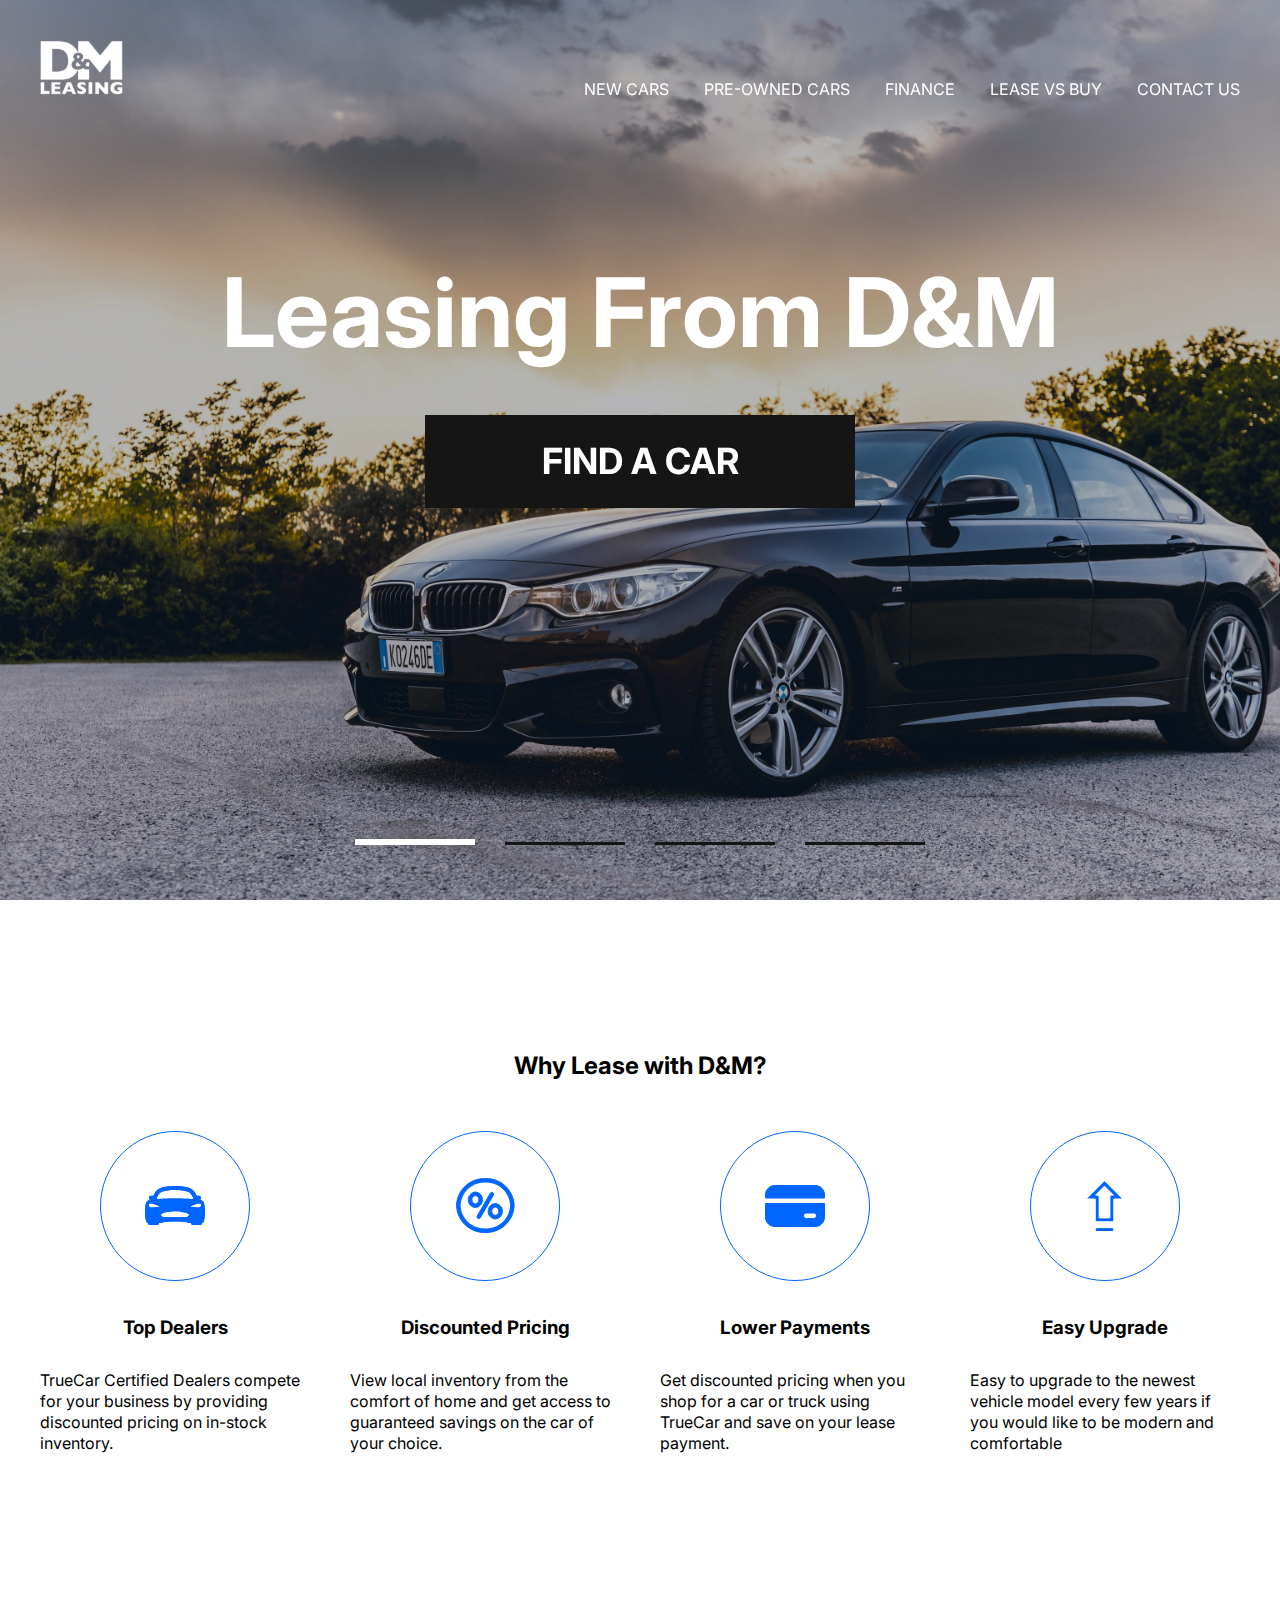
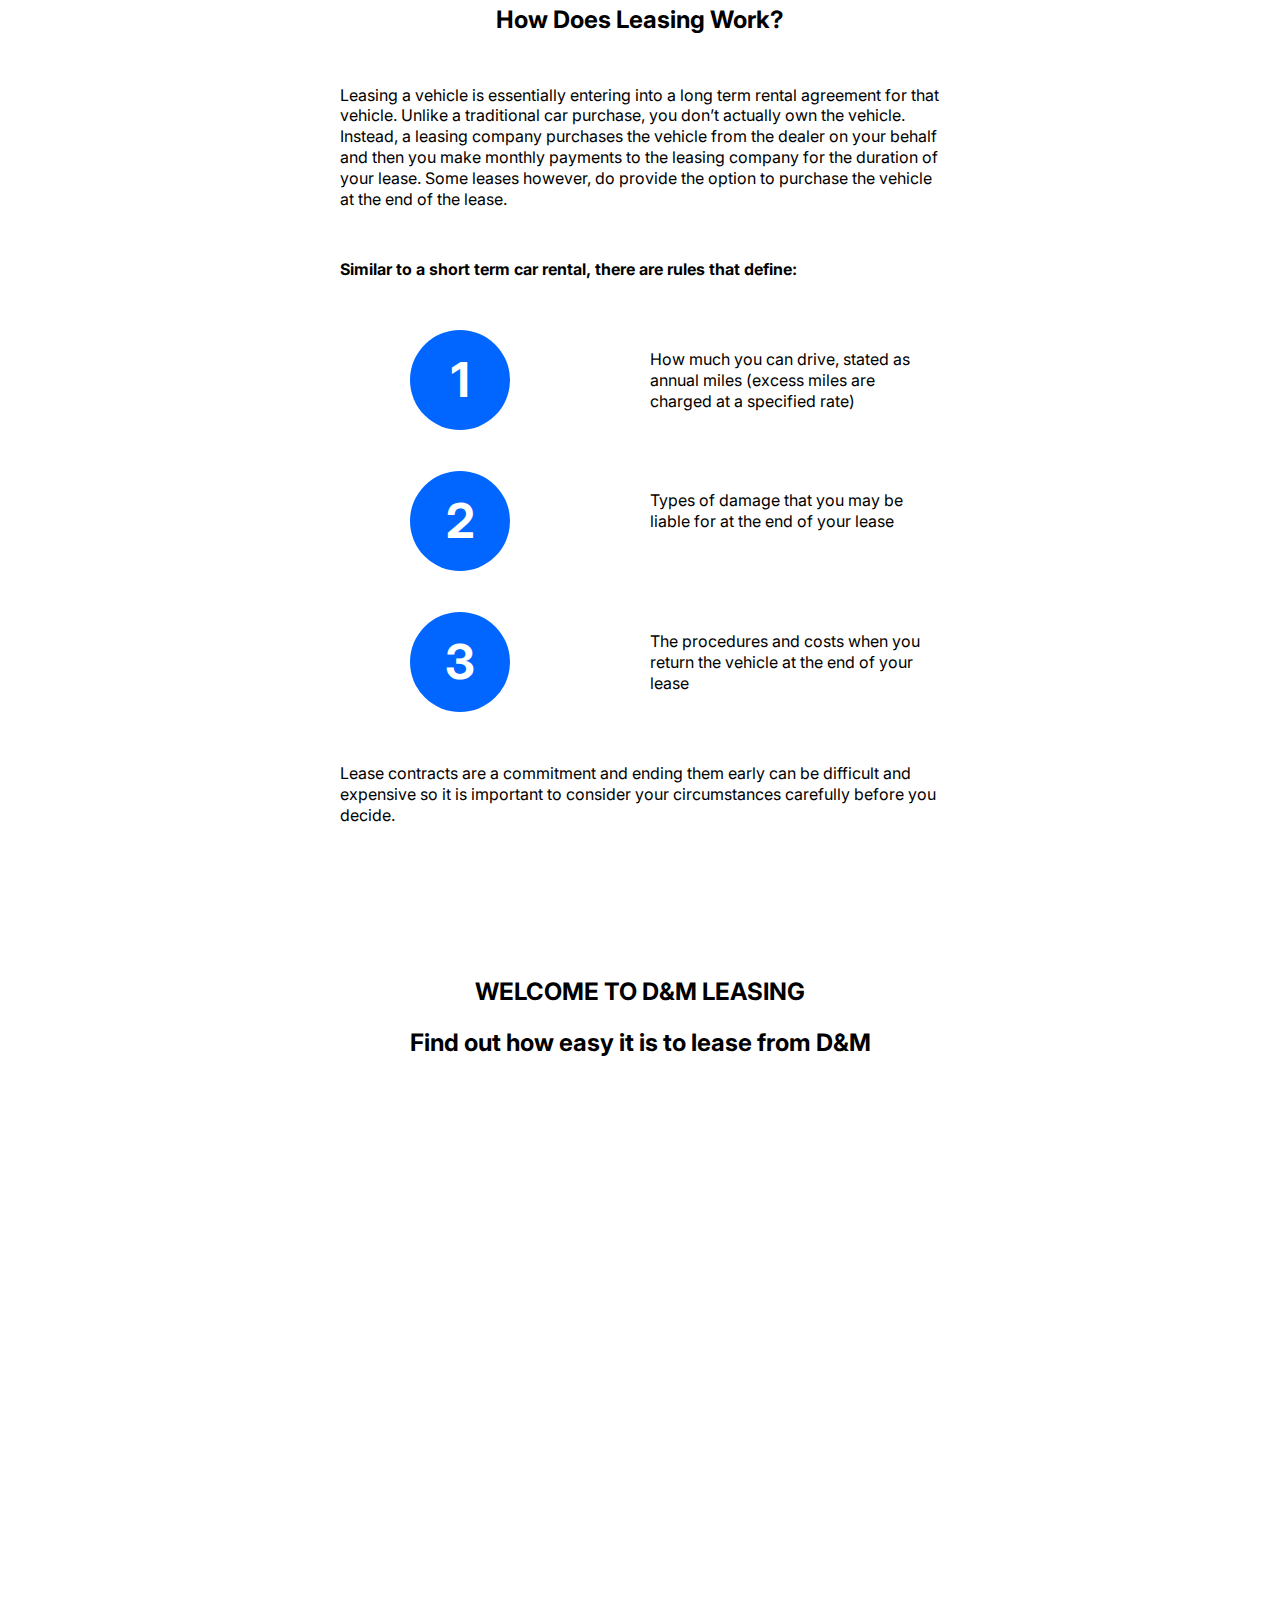
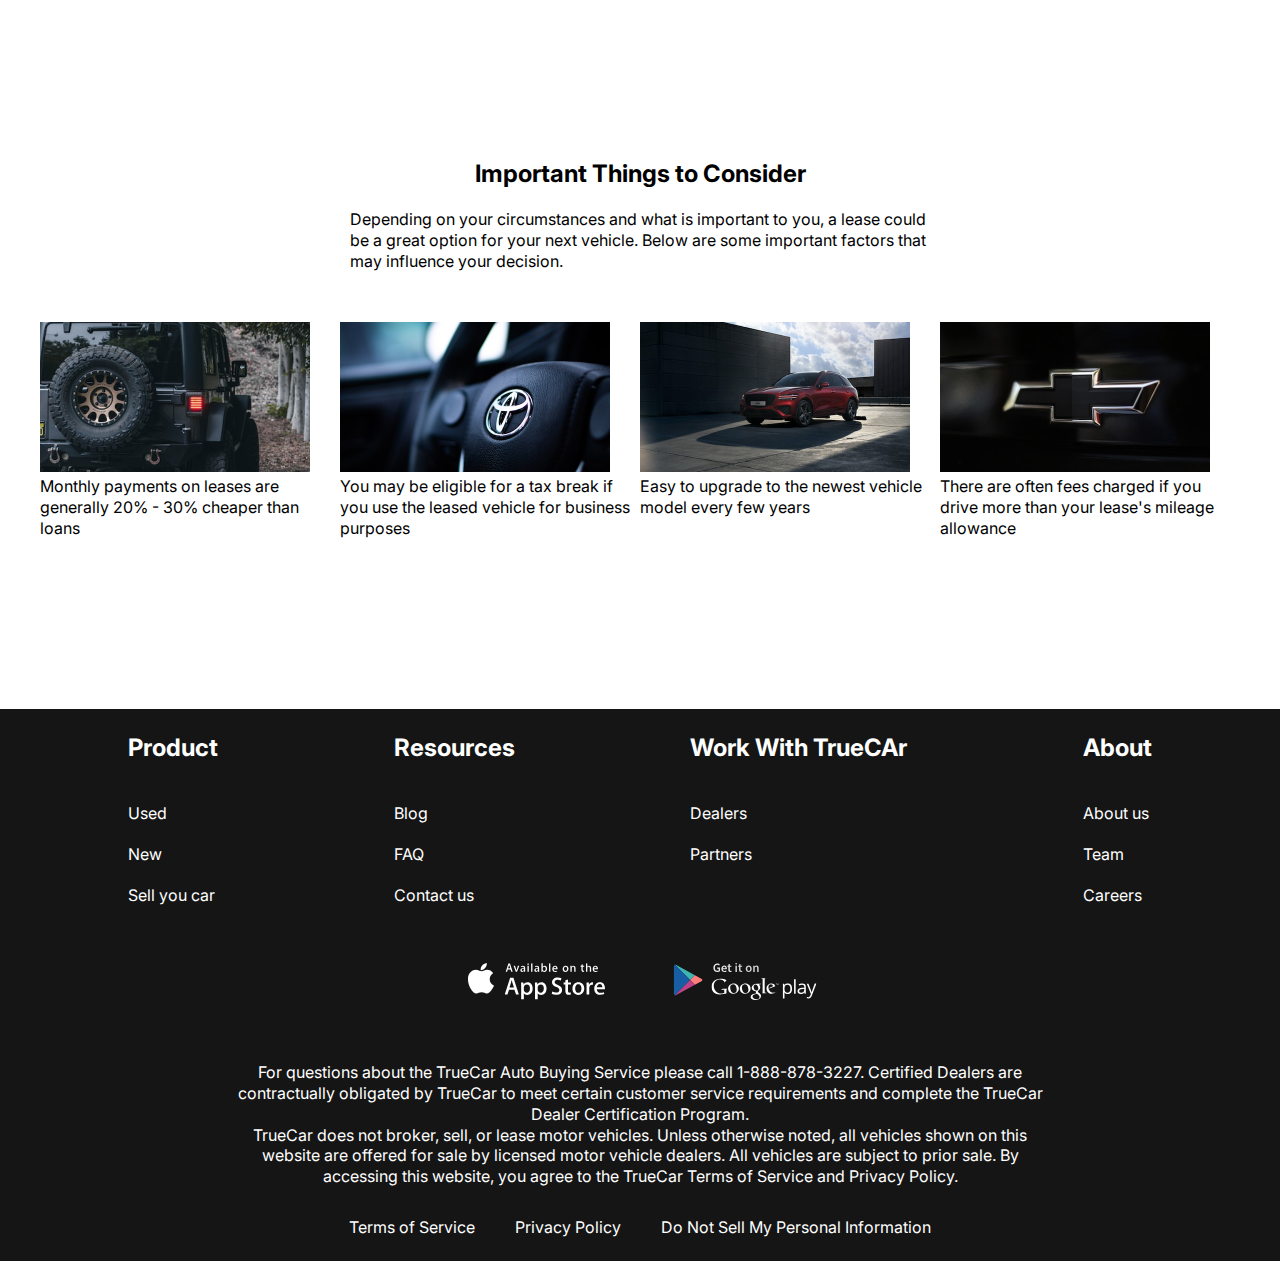
<file: index.html>
<!DOCTYPE html>
<html lang="en">
<head>
  <meta charset="UTF-8">
  <meta name="viewport" content="width-device-width,
  initial-scale=1.0">
  <title>Lease cars</title>
  <link rel="preconnect" href="https://fonts.googleapis.com">
<link rel="preconnect" href="https://fonts.gstatic.com" crossorigin>
<link href="https://fonts.googleapis.com/css2?family=Inter:wght@400;700&display=swap" rel="stylesheet">
<link
  rel="stylesheet"
  href="https://cdn.jsdelivr.net/npm/swiper@9/swiper-bundle.min.css"
/>
<link rel="stylesheet" href="css/style.css">
</head>
<body>
<div class="wrapper">
  <!-- HEADER -->
  <header class="header header-main">
    <div class="container">
      <div class="header__inner">
        <a href="./index.html" class="logo">
          <img class="logo__img" src="./img/dm-white.svg" alt="">
        </a>
        <nav class="menu">
          <button class="menu__btn">
            <span></span>
            <span></span>
            <span></span>
          </button>
          <ul class="menu__list">
            <li class="menu__list-item">
              <a href="./new-cars.html" class="menu__list-link">NEW CARS</a></li>
            <li class="menu__list-item">
              <a href="#" class="menu__list-link">PRE-OWNED CARS</a></li>
            <li class="menu__list-item">
              <a href="#" class="menu__list-link">FINANCE</a></li>
            <li class="menu__list-item">
              <a href="#" class="menu__list-link">LEASE VS BUY</a></li>
            <li class="menu__list-item">
              <a href="./contacts.html" class="menu__list-link">CONTACT US</a></li>
          </ul>
        </nav>
      </div>
    </div>
  </header>
  <main class="main">
    <!-- TOP -->
  <section class="top">
    <div class="container">
      <h1 class="title">
        Leasing From D&M
      </h1>
      <a href="#" class="top__link">FIND A CAR</a>
    </div>
  </section>
  <!-- SLIDER -->
  <div class="slider">
    <div class="swiper">
      <div class="swiper-wrapper">
        <div class="swiper-slide" style="background-image: url(img/slide-1.jpg);"></div>
        <div class="swiper-slide" style="background-image: url(img/slide-2.jpg);"></div>
        <div class="swiper-slide" style="background-image: url(img/slide-3.jpg);"></div>
        <div class="swiper-slide" style="background-image: url(img/slide-4.jpg);"></div>
      </div>
    <div class="swiper-pagination"></div>
    </div>
    <!-- WHU LEASE -->
    <section class="why-lease">
      <div class="container">
        <h2 class="section-title">Why Lease with D&M?</h2>
        <ul class="why-lease__list">
          <li class="why-lease__item">
            <img class="why-lease__item-img" src="./img/Dealers.svg" alt="">
            <h3 class="why-lease__item-title">
            Top Dealers
            </h3>
            <p class="why-lease__item-text">
            TrueCar Certified Dealers compete for your business by providing discounted pricing on in-stock inventory.
            </p>
          </li>
          <li class="why-lease__item">
            <img class="why-lease__item-img" src="./img/discounted.svg" alt="">
            <h3 class="why-lease__item-title">
            Discounted Pricing
            </h3>
            <p class="why-lease__item-text">
            View local inventory from the comfort of home and get access to guaranteed savings on the car of your choice.
            </p>
          </li>
          <li class="why-lease__item">
            <img class="why-lease__item-img" src="./img/payments.svg" alt="">
            <h3 class="why-lease__item-title">
            Lower Payments
            </h3>
            <p class="why-lease__item-text">
            Get discounted pricing when you shop for a car or truck using TrueCar and save on your lease payment.
            </p>
          </li>
          <li class="why-lease__item">
            <img class="why-lease__item-img" src="./img/upgrade.svg" alt="">
            <h3 class="why-lease__item-title">
            Easy Upgrade
            </h3>
            <p class="why-lease__item-text">
            Easy to upgrade to the newest vehicle model every few years if you would like to be modern and comfortable
            </p>
          </li>
        </ul>
      </div>
    </section>
    <!-- HOW-DOES -->
    <section class="how-does">
      <div class="container">
        <div class="how-does__inner">
          <h2 class="section-title">How Does Leasing Work?</h2>
          <p class="how-does__text">
            Leasing a vehicle is essentially entering into a long term rental agreement for that vehicle. Unlike a traditional car purchase, you don’t actually own the vehicle. Instead, a leasing company purchases the vehicle from the dealer on your behalf and then you make monthly payments to the leasing company for the duration of your lease. Some leases however, do provide the option to purchase the vehicle at the end of the lease.
          </p>
          <h4 class="how-does__title">
            Similar to a short term car rental, there are rules that define:
          </h4>
          <ol class="how-does__list">
            <li class="how-does__item">
              How much you can drive, stated as annual miles (excess miles are charged at a specified rate)
            </li>
            <li class="how-does__item">
              Types of damage that you may be liable for at the end of your lease
            </li>
            <li class="how-does__item">
              The procedures and costs when you return the vehicle at the end of your lease
            </li>
          </ol>
          <p class="how-does__text">
          Lease contracts are a commitment and ending them early can be difficult and expensive so it is important to consider your circumstances carefully before you decide.
          </p>
        </div>
      </div>
    </section>
    <!-- VIDEO -->
    <section class="video">
      <div class="container">
        <h2 class="section-title video__title">
          WELCOME TO D&M LEASING
        </h2>
        <p class="video__text">
          Find out how easy it is to lease from D&M
        </p>
        <iframe class="video__content" width="1000" height="500" src="https://www.youtube.com/embed/1RBpS2SXwi4?controls=0" 
        title="YouTube video player" frameborder="0" allow="accelerometer; autoplay; clipboard-write; encrypted-media; gyroscope; picture-in-picture; web-share" 
        allowfullscreen></iframe>
      </div>
    </section>
    <!-- IMPOTANT -->
    <section class="important">
      <div class="container">
        <h2 class="section-title important__title">
          Important Things to Consider
        </h2>
        <p class="important__text">
          Depending on your circumstances and what is important to you, 
          a lease could be a great option for your next vehicle. 
          Below are some important factors that may influence your decision.  
        </p>
        <ul class="important__list">
          <li class="important__item"><img src="img/important 1.jpg" alt="" class="important__item-img">
          <p class="important__item-text">
            Monthly payments on leases are generally 20% - 30% cheaper than loans
          </p>
          </li>
          <li class="important__item"><img src="img/important 2.jpg" alt="" class="important__item-img">
          <p class="important__item-text">
            You may be eligible for a tax break if you use the leased vehicle for business purposes
          </p>
          </li>
          <li class="important__item"><img src="img/important 3.jpg" alt="" class="important__item-img">
          <p class="important__item-text">
            Easy to upgrade to the newest vehicle model every few years
          </p>
          </li>
          <li class="important__item"><img src="img/important 4.jpg" alt="" class="important__item-img">
          <p class="important__item-text">
            There are often fees charged if you drive more than your lease's mileage allowance
          </p>
          </li>
        </ul>
      </div>
    </section>
  </main>
  <!-- FOOTER -->
  <footer class="footer">
<div class="container">
  <nav class="footer__menu">
    <ul class="footer__menu-list">
      <li class="footer__menu-item">
        <p class="footer__menu-title">Product</p>
      </li>
      <li class="footer__menu-item">
        <a href="#" class="footer__menu-link">Used</a>
      </li>
      <li class="footer__menu-item">
        <a href="#" class="footer__menu-link">New</a>
      </li>
      <li class="footer__menu-item">
        <a href="#" class="footer__menu-link">Sell you car</a>
      </li>
    </ul>
    <ul class="footer__menu-list">
      <li class="footer__menu-item">
        <p class="footer__menu-title">Resources</p>
      </li>
      <li class="footer__menu-item">
        <a href="#" class="footer__menu-link">Blog</a>
      </li>
      <li class="footer__menu-item">
        <a href="#" class="footer__menu-link">FAQ</a>
      </li>
      <li class="footer__menu-item">
        <a href="#" class="footer__menu-link">Contact us</a>
      </li>
    </ul>
    <ul class="footer__menu-list">
      <li class="footer__menu-item">
        <p class="footer__menu-title">Work With TrueCAr</p>
      </li>
      <li class="footer__menu-item">
        <a href="#" class="footer__menu-link">Dealers</a>
      </li>
      <li class="footer__menu-item">
        <a href="#" class="footer__menu-link">Partners</a>
      </li>
    </ul>
    <ul class="footer__menu-list">
      <li class="footer__menu-item">
        <p class="footer__menu-title">About</p>
      </li>
      <li class="footer__menu-item">
        <a href="#" class="footer__menu-link">About us</a>
      </li>
      <li class="footer__menu-item">
        <a href="#" class="footer__menu-link">Team</a>
      </li>
      <li class="footer__menu-item">
        <a href="#" class="footer__menu-link">Careers</a>
      </li>
    </ul>
  </nav>
  <ul class="app">
    <li class="app__item">
      <a href="#" class="app__item-link">
        <img class="app__item-img" src="img/app-store-apple.svg" alt="">
      </a>
    </li>
    <li class="app__item">
      <a href="#" class="app__item-link">
        <img class="app__item-img" src="img/app-store-google.svg" alt="">
      </a>
    </li>
  </ul>
  <div class="footer__copy">
    <p class="footer__copy-text">For questions about the TrueCar Auto Buying Service please call 1-888-878-3227.
Certified Dealers are contractually obligated by TrueCar to meet certain customer service requirements and complete the TrueCar Dealer Certification Program.</p>
    <p class="footer__copy-text">
TrueCar does not broker, sell, or lease motor vehicles. Unless otherwise noted, all vehicles shown on this website are offered for sale by licensed motor vehicle dealers. All vehicles are subject to prior sale. By accessing this website, you agree to the TrueCar Terms of Service and Privacy Policy.</p>
  </div>
  <nav class="copy__nav">
    <ul class="copy__nav-list">
      <li class="copy__nav-item">
        <a href="#" class="copy__nav-link">Terms of Service</a>
      </li>
      <li class="copy__nav-item">
        <a href="#" class="copy__nav-link">Privacy Policy</a>
      </li>
      <li class="copy__nav-item">
        <a href="#" class="copy__nav-link">Do Not Sell My Personal Information</a>
      </li>
    </ul>
  </nav>
</div>
  </footer>
</div>
<script src="https://cdn.jsdelivr.net/npm/swiper@9/swiper-bundle.min.js"></script>
  <script src="./js/main.js"></script>
</body>
</file>
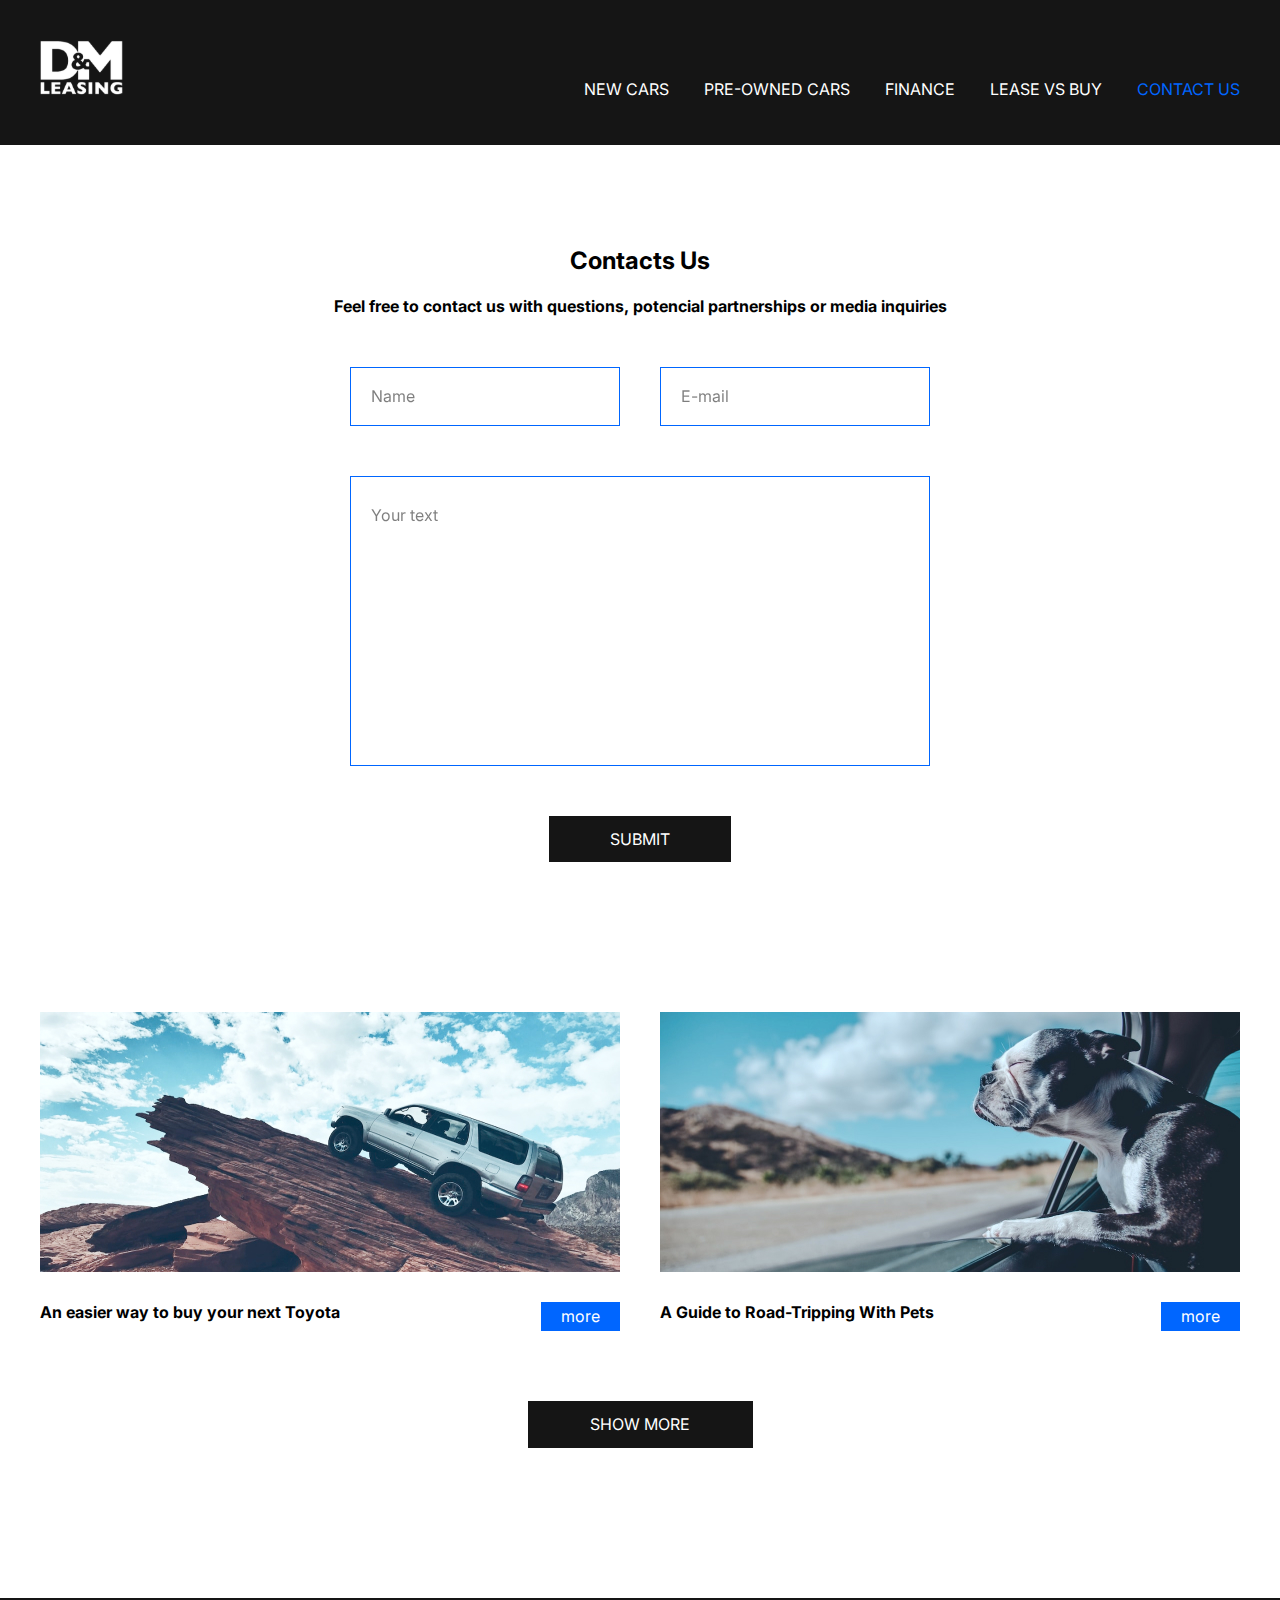
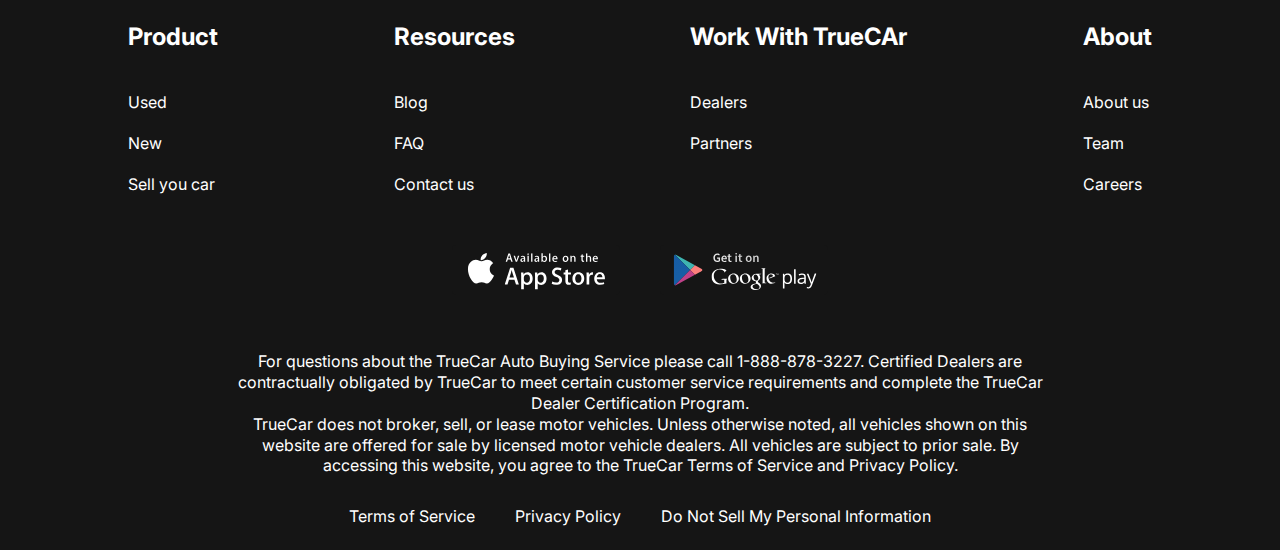
<file: contacts.html>
<!DOCTYPE html>
<html lang="en">
<head>
  <meta charset="UTF-8">
  <meta name="viewport" content="width-device-width,
  initial-scale=1.0">
  <title>Lease cars</title>
  <link rel="preconnect" href="https://fonts.googleapis.com">
<link rel="preconnect" href="https://fonts.gstatic.com" crossorigin>
<link href="https://fonts.googleapis.com/css2?family=Inter:wght@400;700&display=swap" rel="stylesheet">
<link rel="stylesheet" href="css/style.css">
</head>
<body>
<div class="wrapper">
  <!-- HEADER -->
  <header class="header ">
    <div class="container">
      <div class="header__inner">
        <a href="./index.html" class="logo">
          <img class="logo__img" src="/img/dm-white.svg" alt="">
        </a>
        <nav class="menu">
          <button class="menu__btn">
            <span></span>
            <span></span>
            <span></span>
          </button>
          <ul class="menu__list">
          <li class="menu__list-item"><a href="./new-cars.html" class="menu__list-link">NEW CARS</a></li>
          <li class="menu__list-item"><a href="#" class="menu__list-link">PRE-OWNED CARS</a></li>
          <li class="menu__list-item"><a href="#" class="menu__list-link">FINANCE</a></li>
          <li class="menu__list-item"><a href="#" class="menu__list-link">LEASE VS BUY</a></li>
          <li class="menu__list-item"><a href="#" class="menu__list-link menu__list-link--active">CONTACT US</a></li>
          </ul>
        </nav>
      </div>
    </div>
  </header>
  <main class="main">
    <!-- CONTACTS -->
  <section class="contacts">
    <div class="container">
      <h2 class="section-title contacts__title">Contacts Us</h2>
      <p class="contacts__text">
        Feel free to contact us with questions, potencial partnerships or media inquiries
      </p>
      <form action="#" class="form">
        <input type="text" class="form__input" placeholder="Name">
        <input type="email" class="form__input" placeholder="E-mail">
        <textarea class="form__textarea" placeholder="Your text"></textarea>
        <button class="form__btn" type="submit">SUBMIT</button>
      </form>
    </div>
  </section>
  <!-- BLOG -->
  <section class="blog">
    <div class="container">
      <div class="blog__items">
        <div class="blog__item">
          <img class="blog__item-img" src="./img/blog 1.jpg" alt="">
          <h4 class="blog__item-title">An easier way to buy your next Toyota</h4>
          <a href="" class="blog__item-link">more</a>
        </div>
        <div class="blog__item">
          <img class="blog__item-img" src="./img/blog 2.jpg" alt="">
          <h4 class="blog__item-title">A Guide to Road-Tripping With Pets</h4>
          <a href="" class="blog__item-link">more</a>
        </div>
      </div>
      <a href="#" class="showmore__link">SHOW MORE</a>
    </div>
  </section>
  </main>
  <!-- FOOTER -->
  <footer class="footer">
<div class="container">
  <nav class="footer__menu">
    <ul class="footer__menu-list">
      <li class="footer__menu-item">
        <p class="footer__menu-title">Product</p>
      </li>
      <li class="footer__menu-item">
        <a href="#" class="footer__menu-link">Used</a>
      </li>
      <li class="footer__menu-item">
        <a href="#" class="footer__menu-link">New</a>
      </li>
      <li class="footer__menu-item">
        <a href="#" class="footer__menu-link">Sell you car</a>
      </li>
    </ul>
    <ul class="footer__menu-list">
      <li class="footer__menu-item">
        <p class="footer__menu-title">Resources</p>
      </li>
      <li class="footer__menu-item">
        <a href="#" class="footer__menu-link">Blog</a>
      </li>
      <li class="footer__menu-item">
        <a href="#" class="footer__menu-link">FAQ</a>
      </li>
      <li class="footer__menu-item">
        <a href="#" class="footer__menu-link">Contact us</a>
      </li>
    </ul>
    <ul class="footer__menu-list">
      <li class="footer__menu-item">
        <p class="footer__menu-title">Work With TrueCAr</p>
      </li>
      <li class="footer__menu-item">
        <a href="#" class="footer__menu-link">Dealers</a>
      </li>
      <li class="footer__menu-item">
        <a href="#" class="footer__menu-link">Partners</a>
      </li>
    </ul>
    <ul class="footer__menu-list">
      <li class="footer__menu-item">
        <p class="footer__menu-title">About</p>
      </li>
      <li class="footer__menu-item">
        <a href="#" class="footer__menu-link">About us</a>
      </li>
      <li class="footer__menu-item">
        <a href="#" class="footer__menu-link">Team</a>
      </li>
      <li class="footer__menu-item">
        <a href="#" class="footer__menu-link">Careers</a>
      </li>
      
    </ul>
  </nav>
  <ul class="app">
    <li class="app__item">
      <a href="#" class="app__item-link">
        <img class="app__item-img" src="img/app-store-apple.svg" alt="">
      </a>
    </li>
    <li class="app__item">
      <a href="#" class="app__item-link">
        <img class="app__item-img" src="img/app-store-google.svg" alt="">
      </a>
    </li>
  </ul>
  <div class="footer__copy">
    <p class="footer__copy-text">For questions about the TrueCar Auto Buying Service please call 1-888-878-3227.
Certified Dealers are contractually obligated by TrueCar to meet certain customer service requirements and complete the TrueCar Dealer Certification Program.</p>
    <p class="footer__copy-text">
TrueCar does not broker, sell, or lease motor vehicles. Unless otherwise noted, all vehicles shown on this website are offered for sale by licensed motor vehicle dealers. All vehicles are subject to prior sale. By accessing this website, you agree to the TrueCar Terms of Service and Privacy Policy.</p>
  </div>
  <nav class="copy__nav">
    <ul class="copy__nav-list">
      <li class="copy__nav-item">
        <a href="#" class="copy__nav-link">Terms of Service</a>
      </li>
      <li class="copy__nav-item">
        <a href="#" class="copy__nav-link">Privacy Policy</a>
      </li>
      <li class="copy__nav-item">
        <a href="#" class="copy__nav-link">Do Not Sell My Personal Information</a>
      </li>
    </ul>
  </nav>
</div>
  </footer>
</div>
  <script src="./js/main.js"></script>
</body>
</file>
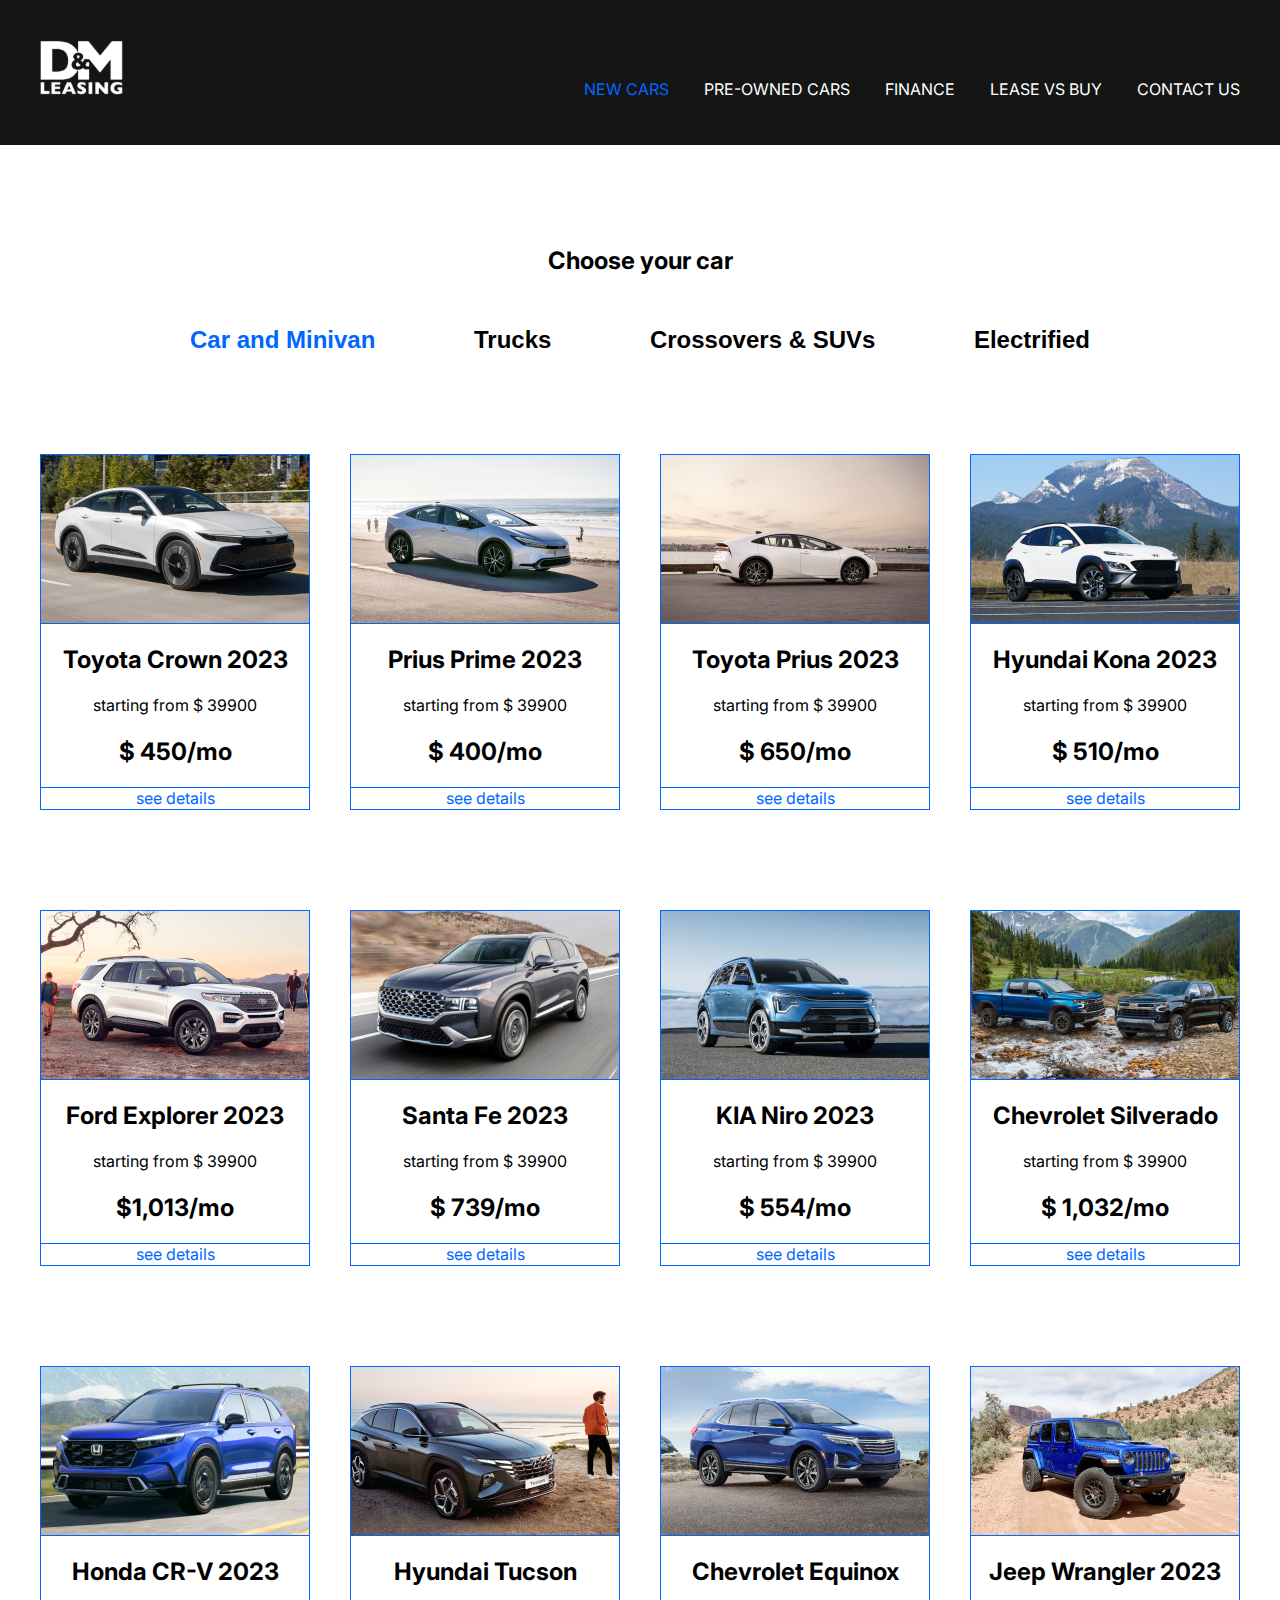
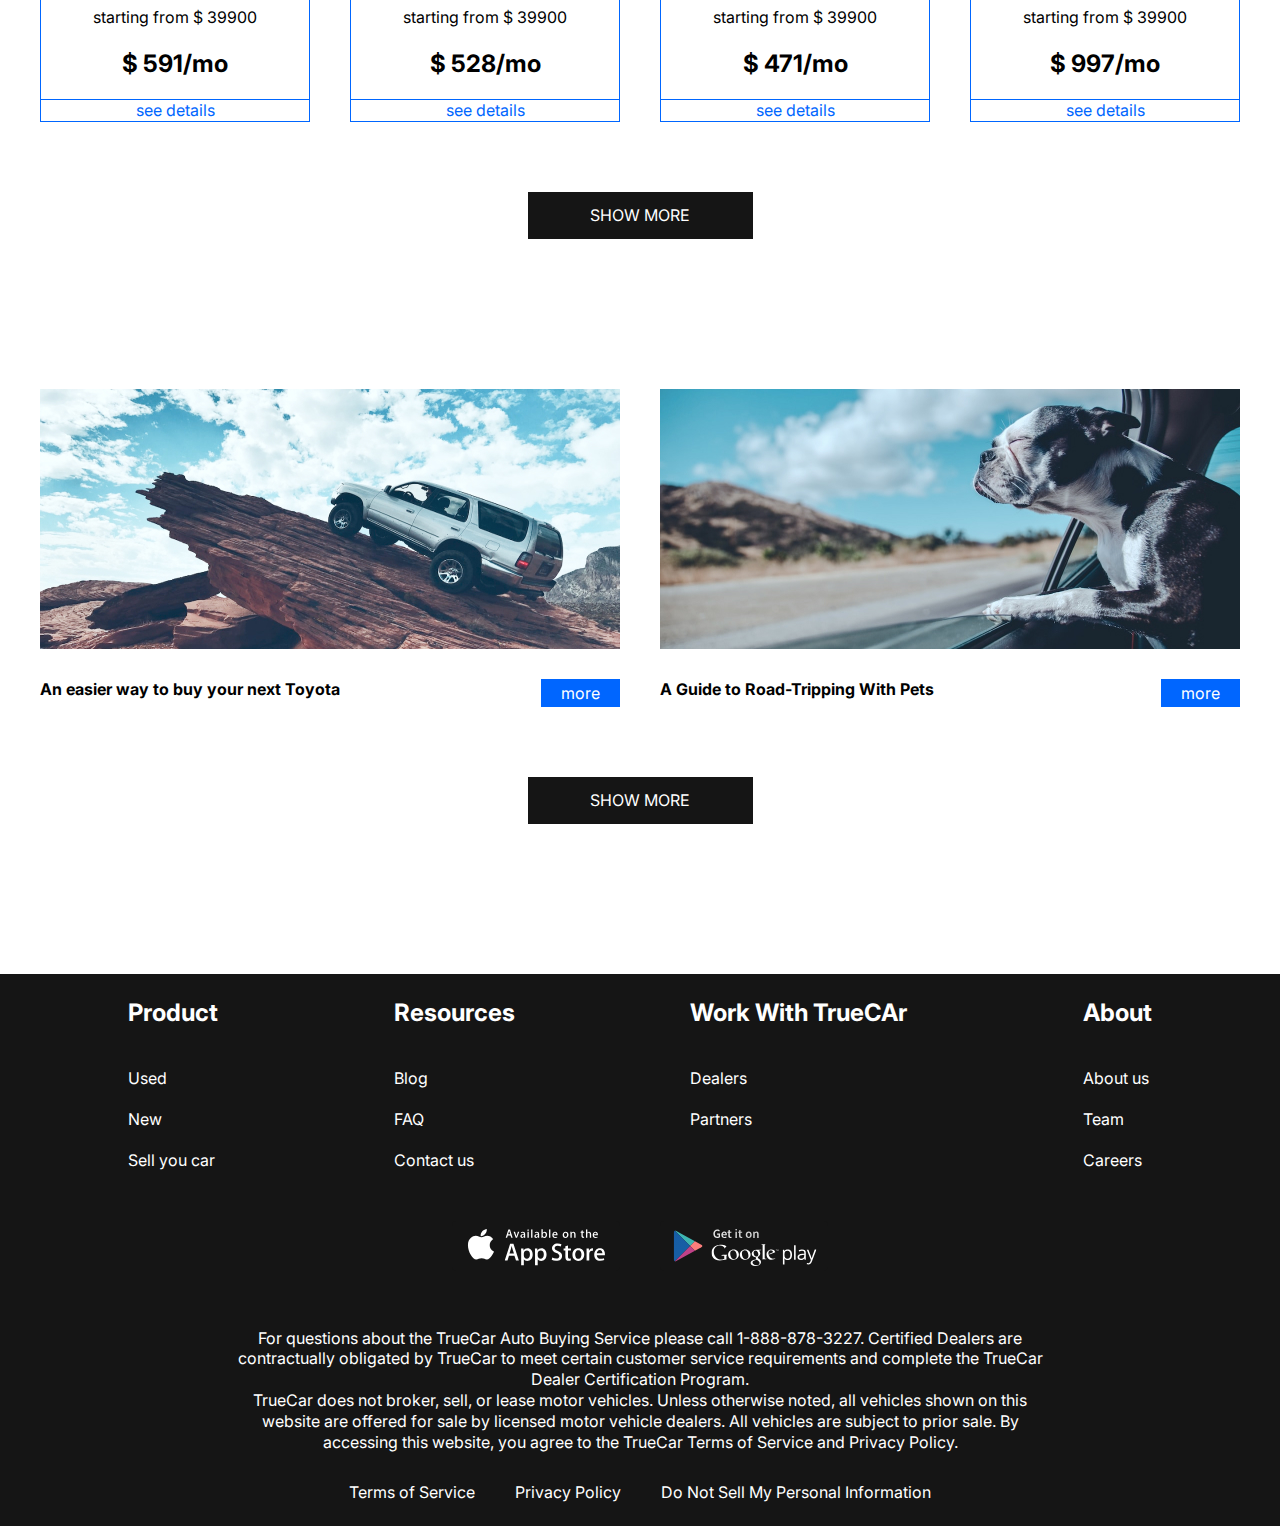
<file: new-cars.html>
<!DOCTYPE html>
<html lang="en">
<head>
  <meta charset="UTF-8">
  <meta name="viewport" content="width=device-width,initial-scale=1.0">
  <title>Lease cars</title>
  <link rel="preconnect" href="https://fonts.googleapis.com">
  <link rel="preconnect" href="https://fonts.gstatic.com" crossorigin>
  <link href="https://fonts.googleapis.com/css2?family=Inter:wght@400;700&display=swap" rel="stylesheet">
  <link rel="stylesheet" href="css/style.css">
  </head>
<body>
<div class="wrapper">
  <header class="header ">
    <div class="container">
      <div class="header__inner">
        <a href="./index.html" class="logo">
          <img class="logo__img" src="./img/dm-white.svg" alt="">
        </a>
        <nav class="menu">
          <button class="menu__btn">
            <span></span>
            <span></span>
            <span></span>
          </button>
          <ul class="menu__list">
          <li class="menu__list-item"><a href="./new-cars.html" class="menu__list-link menu__list-link--active">NEW CARS</a></li>
          <li class="menu__list-item"><a href="#" class="menu__list-link">PRE-OWNED CARS</a></li>
          <li class="menu__list-item"><a href="#" class="menu__list-link">FINANCE</a></li>
          <li class="menu__list-item"><a href="#" class="menu__list-link">LEASE VS BUY</a></li>
          <li class="menu__list-item"><a href="./contacts.html" class="menu__list-link">CONTACT US</a></li>
          </ul>
        </nav>
      </div>
    </div>
  </header>
  <main class="main">
    <!-- CHOOSE YOUR CAR -->
    <section class="choose">
      <div class="container">
        <h2 class="section-title">
          Choose your car
        </h2>
        <div class="tabs">
          <div class="tabs__btn">
            <button class="tabs__btn-item tabs__btn-item--active" data-button="content-1">Car and Minivan</button>
            <button class="tabs__btn-item" data-button="content-2">Trucks</button>
            <button class="tabs__btn-item" data-button="content-3">Crossovers & SUVs</button>
            <button class="tabs__btn-item" data-button="content-4">Electrified</button>
          </div>
          <div class="tabs__content">
            <div class="tabs__content-item tabs__content-item--active" id="content-1">
              <div class="card">
                <img class="card__img" src="./img/card 1.jpg" alt="">
                <div class="card__content">
                <h4 class="card__title">Toyota Crown 2023</h4>
                <p class="card__text">starting from $ 39900</p>
                <p class="card__price">$ 450/mo</p>
                </div>
                <a href="" class="card__link">see details</a>
              </div>
              <div class="card">
                <img class="card__img" src="./img/card 2.jpg" alt="">
                <div class="card__content">
                <h4 class="card__title">Prius Prime 2023</h4>
                <p class="card__text">starting from $ 39900</p>
                <p class="card__price">$ 400/mo</p>
                </div>
                <a href="" class="card__link">see details</a>
              </div>
              <div class="card">
                <img class="card__img" src="./img/card 3.jpg" alt="">
                <div class="card__content">
                <h4 class="card__title">Toyota Prius 2023</h4>
                <p class="card__text">starting from $ 39900</p>
                <p class="card__price">$ 650/mo</p>
                </div>
                <a href="" class="card__link">see details</a>
              </div>
              <div class="card">
                <img class="card__img" src="./img/card 4.jpg" alt="">
                <div class="card__content">
                <h4 class="card__title">Hyundai Kona 2023</h4>
                <p class="card__text">starting from $ 39900</p>
                <p class="card__price">$ 510/mo</p>
                </div>
                <a href="" class="card__link">see details</a>
              </div>
            </div>
            <div class="tabs__content-item tabs__content-item--active">
              <div class="card">
                <img class="card__img" src="./img/card 5.jpg" alt="">
                <div class="card__content">
                <h4 class="card__title">Ford Explorer 2023</h4>
                <p class="card__text">starting from $ 39900</p>
                <p class="card__price">$1,013/mo</p>
                </div>
                <a href="" class="card__link">see details</a>
              </div>
              <div class="card">
                <img class="card__img" src="./img/card 6.jpg" alt="">
                <div class="card__content">
                <h4 class="card__title">Santa  Fe 2023</h4>
                <p class="card__text">starting from $ 39900</p>
                <p class="card__price">$ 739/mo</p>
                </div>
                <a href="" class="card__link">see details</a>
              </div>
              <div class="card">
                <img class="card__img" src="./img/card 7.jpg" alt="">
                <div class="card__content">
                <h4 class="card__title">KIA Niro 2023</h4>
                <p class="card__text">starting from $ 39900</p>
                <p class="card__price">$ 554/mo</p>
                </div>
                <a href="" class="card__link">see details</a>
              </div>
              <div class="card">
                <img class="card__img" src="./img/card 8.jpg" alt="">
                <div class="card__content">
                <h4 class="card__title">Chevrolet Silverado</h4>
                <p class="card__text">starting from $ 39900</p>
                <p class="card__price">$ 1,032/mo</p>
                </div>
                <a href="" class="card__link">see details</a>
              </div>
            </div>
            <div class="tabs__content-item tabs__content-item--active">
              <div class="card">
                <img class="card__img" src="./img/card 9.jpg" alt="">
                <div class="card__content">
                <h4 class="card__title">Honda CR-V 2023</h4>
                <p class="card__text">starting from $ 39900</p>
                <p class="card__price">$ 591/mo</p>
                </div>
                <a href="" class="card__link">see details</a>
              </div>
              <div class="card">
                <img class="card__img" src="./img/card 10.jpg" alt="">
                <div class="card__content">
                <h4 class="card__title">Hyundai Tucson</h4>
                <p class="card__text">starting from $ 39900</p>
                <p class="card__price">$ 528/mo</p>
                </div>
                <a href="" class="card__link">see details</a>
              </div>
              <div class="card">
                <img class="card__img" src="./img/card 11.jpg" alt="">
                <div class="card__content">
                <h4 class="card__title">Chevrolet Equinox</h4>
                <p class="card__text">starting from $ 39900</p>
                <p class="card__price">$ 471/mo</p>
                </div>
                <a href="" class="card__link">see details</a>
              </div>
              <div class="card">
                <img class="card__img" src="./img/card 12.jpg" alt="">
                <div class="card__content">
                <h4 class="card__title">Jeep Wrangler 2023</h4>
                <p class="card__text">starting from $ 39900</p>
                <p class="card__price">$ 997/mo</p>
                </div>
                <a href="" class="card__link">see details</a>
              </div>
            </div>
              <div class="tabs__content-item tabs__content-item-active" id="content-2">
                <div class="card">
                <img class="card__img" src="./img/card 12.jpg" alt="">
                <div class="card__content">
                <h4 class="card__title">Jeep Wrangler 2023</h4>
                <p class="card__text">starting from $ 39900</p>
                <p class="card__price">$ 997/mo</p>
                </div>
                <a href="" class="card__link">see details</a>
              </div>
              <div class="card">
                <img class="card__img" src="./img/card 9.jpg" alt="">
                <div class="card__content">
                <h4 class="card__title">Honda CR-V 2023</h4>
                <p class="card__text">starting from $ 39900</p>
                <p class="card__price">$ 591/mo</p>
                </div>
                <a href="" class="card__link">see details</a>
              </div>
              <div class="card">
                <img class="card__img" src="./img/card 10.jpg" alt="">
                <div class="card__content">
                <h4 class="card__title">Hyundai Tucson</h4>
                <p class="card__text">starting from $ 39900</p>
                <p class="card__price">$ 528/mo</p>
                </div>
                <a href="" class="card__link">see details</a>
              </div>
              <div class="card">
                <img class="card__img" src="./img/card 11.jpg" alt="">
                <div class="card__content">
                <h4 class="card__title">Chevrolet Equinox</h4>
                <p class="card__text">starting from $ 39900</p>
                <p class="card__price">$ 471/mo</p>
                </div>
                <a href="" class="card__link">see details</a>
              </div>
              </div>
              <div class="tabs__content-item tabs__content-item-active" id="content-3">
                <div class="card">
                <img class="card__img" src="./img/card 5.jpg" alt="">
                <div class="card__content">
                <h4 class="card__title">Ford Explorer 2023</h4>
                <p class="card__text">starting from $ 39900</p>
                <p class="card__price">$1,013/mo</p>
                </div>
                <a href="" class="card__link">see details</a>
              </div>
              <div class="card">
                <img class="card__img" src="./img/card 6.jpg" alt="">
                <div class="card__content">
                <h4 class="card__title">Santa  Fe 2023</h4>
                <p class="card__text">starting from $ 39900</p>
                <p class="card__price">$ 739/mo</p>
                </div>
                <a href="" class="card__link">see details</a>
              </div>
              <div class="card">
                <img class="card__img" src="./img/card 7.jpg" alt="">
                <div class="card__content">
                <h4 class="card__title">KIA Niro 2023</h4>
                <p class="card__text">starting from $ 39900</p>
                <p class="card__price">$ 554/mo</p>
                </div>
                <a href="" class="card__link">see details</a>
              </div>
              <div class="card">
                <img class="card__img" src="./img/card 8.jpg" alt="">
                <div class="card__content">
                <h4 class="card__title">Chevrolet Silverado</h4>
                <p class="card__text">starting from $ 39900</p>
                <p class="card__price">$ 1,032/mo</p>
                </div>
                <a href="" class="card__link">see details</a>
              </div>
              </div>
              <div class="tabs__content-item tabs__content-item-active" id="content-4">
                <div class="card">
                <img class="card__img" src="./img/card 5.jpg" alt="">
                <div class="card__content">
                <h4 class="card__title">Ford Explorer 2023</h4>
                <p class="card__text">starting from $ 39900</p>
                <p class="card__price">$1,013/mo</p>
                </div>
                <a href="" class="card__link">see details</a>
              </div>
              <div class="card">
                <img class="card__img" src="./img/card 6.jpg" alt="">
                <div class="card__content">
                <h4 class="card__title">Santa  Fe 2023</h4>
                <p class="card__text">starting from $ 39900</p>
                <p class="card__price">$ 739/mo</p>
                </div>
                <a href="" class="card__link">see details</a>
              </div>
              <div class="card">
                <img class="card__img" src="./img/card 7.jpg" alt="">
                <div class="card__content">
                <h4 class="card__title">KIA Niro 2023</h4>
                <p class="card__text">starting from $ 39900</p>
                <p class="card__price">$ 554/mo</p>
                </div>
                <a href="" class="card__link">see details</a>
              </div>
              <div class="card">
                <img class="card__img" src="./img/card 8.jpg" alt="">
                <div class="card__content">
                <h4 class="card__title">Chevrolet Silverado</h4>
                <p class="card__text">starting from $ 39900</p>
                <p class="card__price">$ 1,032/mo</p>
                </div>
                <a href="" class="card__link">see details</a>
              </div>
              <div class="card">
                <img class="card__img" src="./img/card 1.jpg" alt="">
                <div class="card__content">
                <h4 class="card__title">Toyota Crown 2023</h4>
                <p class="card__text">starting from $ 39900</p>
                <p class="card__price">$ 450/mo</p>
                </div>
                <a href="" class="card__link">see details</a>
              </div>
              <div class="card">
                <img class="card__img" src="./img/card 2.jpg" alt="">
                <div class="card__content">
                <h4 class="card__title">Prius Prime 2023</h4>
                <p class="card__text">starting from $ 39900</p>
                <p class="card__price">$ 400/mo</p>
                </div>
                <a href="" class="card__link">see details</a>
              </div>
              <div class="card">
                <img class="card__img" src="./img/card 3.jpg" alt="">
                <div class="card__content">
                <h4 class="card__title">Toyota Prius 2023</h4>
                <p class="card__text">starting from $ 39900</p>
                <p class="card__price">$ 650/mo</p>
                </div>
                <a href="" class="card__link">see details</a>
              </div>
              <div class="card">
                <img class="card__img" src="./img/card 4.jpg" alt="">
                <div class="card__content">
                <h4 class="card__title">Hyundai Kona 2023</h4>
                <p class="card__text">starting from $ 39900</p>
                <p class="card__price">$ 510/mo</p>
                </div>
                <a href="" class="card__link">see details</a>
              </div>
              </div>
            </div>
          </div>
        </div>
        <a href="#" class="showmore__link">SHOW MORE</a>
      </div>
    </section>
    <!-- BLOG -->
    <section class="blog">
    <div class="container">
      <div class="blog__items">
        <div class="blog__item">
          <img class="blog__item-img" src="./img/blog 1.jpg" alt="">
          <h4 class="blog__item-title">An easier way to buy your next Toyota</h4>
          <a href="" class="blog__item-link">more</a>
        </div>
        <div class="blog__item">
          <img class="blog__item-img" src="./img/blog 2.jpg" alt="">
          <h4 class="blog__item-title">A Guide to Road-Tripping With Pets</h4>
          <a href="" class="blog__item-link">more</a>
        </div>
      </div>
      <a href="#" class="showmore__link">SHOW MORE</a>
    </div>
  </section>
  </main>
  <!-- FOOTER -->
  <footer class="footer">
<div class="container">
  <nav class="footer__menu">
    <ul class="footer__menu-list">
      <li class="footer__menu-item">
        <p class="footer__menu-title">Product</p>
      </li>
      <li class="footer__menu-item">
        <a href="#" class="footer__menu-link">Used</a>
      </li>
      <li class="footer__menu-item">
        <a href="#" class="footer__menu-link">New</a>
      </li>
      <li class="footer__menu-item">
        <a href="#" class="footer__menu-link">Sell you car</a>
      </li>
    </ul>
    <ul class="footer__menu-list">
      <li class="footer__menu-item">
        <p class="footer__menu-title">Resources</p>
      </li>
      <li class="footer__menu-item">
        <a href="#" class="footer__menu-link">Blog</a>
      </li>
      <li class="footer__menu-item">
        <a href="#" class="footer__menu-link">FAQ</a>
      </li>
      <li class="footer__menu-item">
        <a href="#" class="footer__menu-link">Contact us</a>
      </li>
    </ul>
    <ul class="footer__menu-list">
      <li class="footer__menu-item">
        <p class="footer__menu-title">Work With TrueCAr</p>
      </li>
      <li class="footer__menu-item">
        <a href="#" class="footer__menu-link">Dealers</a>
      </li>
      <li class="footer__menu-item">
        <a href="#" class="footer__menu-link">Partners</a>
      </li>
    </ul>
    <ul class="footer__menu-list">
      <li class="footer__menu-item">
        <p class="footer__menu-title">About</p>
      </li>
      <li class="footer__menu-item">
        <a href="#" class="footer__menu-link">About us</a>
      </li>
      <li class="footer__menu-item">
        <a href="#" class="footer__menu-link">Team</a>
      </li>
      <li class="footer__menu-item">
        <a href="#" class="footer__menu-link">Careers</a>
      </li>
      
    </ul>
  </nav>
  <ul class="app">
    <li class="app__item">
      <a href="#" class="app__item-link">
        <img class="app__item-img" src="img/app-store-apple.svg" alt="">
      </a>
    </li>
    <li class="app__item">
      <a href="#" class="app__item-link">
        <img class="app__item-img" src="img/app-store-google.svg" alt="">
      </a>
    </li>
  </ul>
  <div class="footer__copy">
    <p class="footer__copy-text">For questions about the TrueCar Auto Buying Service please call 1-888-878-3227.
Certified Dealers are contractually obligated by TrueCar to meet certain customer service requirements and complete the TrueCar Dealer Certification Program.</p>
    <p class="footer__copy-text">
TrueCar does not broker, sell, or lease motor vehicles. Unless otherwise noted, all vehicles shown on this website are offered for sale by licensed motor vehicle dealers. All vehicles are subject to prior sale. By accessing this website, you agree to the TrueCar Terms of Service and Privacy Policy.</p>
  </div>
  <nav class="copy__nav">
    <ul class="copy__nav-list">
      <li class="copy__nav-item">
        <a href="#" class="copy__nav-link">Terms of Service</a>
      </li>
      <li class="copy__nav-item">
        <a href="#" class="copy__nav-link">Privacy Policy</a>
      </li>
      <li class="copy__nav-item">
        <a href="#" class="copy__nav-link">Do Not Sell My Personal Information</a>
      </li>
    </ul>
  </nav>
</div>
  </footer>
</div>
  <script src="./js/main.js"></script>
</body>
</file>
<file: css/style.css>
html{
    box-sizing: border-box;
}
*, *::before,*::after{
    box-sizing: inherit;
    margin: 0;
    padding: 0;
}
html,
body{
    height: 100%;
}
ul{
    list-style: none;
}
a{
    text-decoration: none;
    color:inherit ;
}

.section-title{
    margin-bottom: 50px;
    font-style: 48px;
    font-weight: 700;
    text-align:center;
}
.wrapper {
    min-height: 100%;
    display: flex;
    flex-direction: column;
}

.header {
    background-color: #151515;
}
.header-main{
    background-color: transparent;
    position: absolute;
    z-index: 10;
    left: 0;
    right: 0;
}

.container {
    max-width: 1220px; 
    margin:0 auto;
    padding: 0 10px;
}
body{
    font-family: 'Inter', sans-serif;
    font-size: 16px;
    font-weight: 400;
    line-height: 1.3;
}

.header__inner {
    padding-top: 40px;
    padding-bottom: 45px;
    justify-content: space-between;
    display: flex;
    align-items: flex-end;

}

.menu__list {
    display: flex;
    gap:35px;

}

.menu__list-link {
    color: #fff;
    text-transform: uppercase;
    font-weight: 700px;
}
.menu__list-link--active{
    color:#06f
}
.main {
    flex-grow: 1;
}



/* INDEX */





.top {
    color: #fff;
    text-align: center;
    padding-top: 250px;
    padding-bottom: 50px;
    position: absolute;
    z-index: 5;
    left: 0;
    right: 0;
}

.title {
    padding-bottom: 40px;
    font-size: 96px;
    font-weight: 700;
}

.top__link {
    background-color: #151515;
    display: inline-block;
    text-transform: uppercase;
    padding: 23px;
    max-width: 430px;
    width: 100%;
    font-style: normal;
    font-weight: 700;
    font-size: 36px;
}


.swiper::after {
    content:'';
    background: rgba(21, 21, 21, .3);
    position: absolute;
    z-index: 5;
    left: 0;
    right: 0;
    bottom: 0;
    top: 0;
}



.swiper-slide {
    height: 100vh;
    background-repeat: no-repeat;
    background-size: cover;
    background-position: center ;

}

.swiper-pagination-bullet{
    width: 120px;
    height: 3px;
    background-color: #151515;
    border-radius: 0;
    opacity: 1;
    margin: 0 15px;
}

.swiper-pagination-horizontal.swiper-pagination-bullets 
.swiper-pagination-bullet {
    margin: 0 15px;
}

.swiper-pagination-bullets.swiper-pagination-horizontal{
    bottom: 50px;
}
.swiper-pagination-bullet-active{
    height: 6px;
    background-color: #fff;
}

.why-lease {
    padding-top: 150px;
    padding-bottom: 150px;
}



.section-title {
    text-align: center;
}

.why-lease__list {
    display: grid;
    grid-template-columns: repeat(4, 1fr);
    gap: 40px;
    text-align: center;
}

.why-lease__item-img {
    margin-bottom: 30px;
}

.why-lease__item-title {
    margin-bottom: 30px;
    font-style: 24px;
    font-weight: 700;
}

.why-lease__item-text {
    text-align: left;
}

.how-does {
    padding-bottom: 150px;
}



.how-does__inner {
    max-width: 600px;
    margin: 0 auto;
}

.how-does__title {
    font-style: 24px;
    font-weight: 700;
    padding-top: 50px;
}

.how-does__list {
    padding: 50px 70px;
    counter-reset: myCounter;
}

.how-does__item {
    list-style-type: none;
    width: 270px;
    position: relative;
    margin-left: auto;
    padding-left: 240px;
    box-sizing: content-box;
    padding: 19px 0 19px 240px;
    min-height: 63px;
}
.how-does__item + .how-does__item{
    margin-top: 40px;
}

.how-does__item::before{
    counter-increment: myCounter;
    content:counter(myCounter);
    display: flex;
    justify-content: center;
    align-items:center;
    
    font-size: 48px;
    font-weight: 700;
    background-color: #06f;
    width: 100px;
    height: 100px;
    border-radius: 50%;
    color: #fff;
    position: absolute;
    left: 0;
    top: 0;

}

.video {
    padding-bottom: 150px;
}


.video__content{
    display: block;
    margin: 0 auto;
}

.video__title {
    margin-bottom: 20px;
}

.video__text {
    font-size:24px;
    font-weight: 700;
    margin-bottom: 50px;
    text-align: center;
}


.important {
    padding-bottom: 150px;
}

.important__title {
    margin-bottom: 20px;
}

.important__text {
    max-width: 580px;
    margin: 0 auto 50px;
    
}

.important__list {
    display: grid;
    grid-template-columns: repeat(4, 1fr);
    

}

.important__item {
    margin-bottom: 20px;
}




/* NEW CARS */
.choose {
    padding: 100px 0 150px;
}

.tabs__btn {
    padding: 0 150px 100px;
    display: flex;
    justify-content: space-between;
    gap: 80px;
}
.tabs{
    margin-bottom: 70px;
}

.tabs__btn-item {
    font-size: 24px;
    font-weight: 700;
    cursor: pointer;
    border: none;
    background-color: transparent;
    padding: 0;
}
.tabs__btn-item--active{
    color: #06f;
}

.tabs__content{
    display: grid;
    row-gap: 100px;
}
.tabs__content-item {
    display: none;
    grid-template-columns: repeat(4, 1fr);
    gap: 40px;
}
.tabs__content-item.tabs__content-item--active{
    display: grid;
}

.card {
    text-align: center;
}

.card__img{
    display: block;
}

.card__title {
    font-size: 24px;
    font-weight: 700;
    padding-top: 20px ;
    margin-bottom: 20px;
}

.card__content{
    padding: 0 5px;
    border: 1px solid #06f;
    border-top: 0;
}
.card__text{
    margin-bottom: 20px;
}

.card__price {
    margin-bottom: 20px;
    margin-bottom: 20px;
    font-size: 24px;
    font-weight: 700;
}
.card__link {
    display: block;
    color: #06f;
    border: 1px solid #06f;
    border-top: 0;
}







/* CONTACT US */


.contacts{
    padding: 100px 0 150px;
}

.contacts__title {
    margin-bottom: 20px;
}

.contacts__text {
    text-align:center;
    font-weight: 700;
    font-style: 24px;
    margin-bottom: 50px;
    padding: 0 100px;
}

.form {
    max-width: 580px;
    margin: 0 auto;
    display: flex;
    justify-content: space-between;
    flex-wrap: wrap;

}

.form__input {
    width: 270px;
    padding: 18px 20px;
    display: inline-block;
    border: 1px solid #06f;
    margin-bottom: 50px;
    font-family: 'Inter', sans-serif;
    font-size: 16px;
    font-weight: 400;
    line-height: 1.3;
    color: #000;
}

.form__input::placeholder,
.form__textarea::placeholder{
    font-family: 'Inter', sans-serif;
    font-size: 16px;
    font-weight: 400;
    line-height: 1.3;
    color: #000;
    opacity: 0.5;
}
.form__textarea {
    width: 100%;
    resize: none;
    padding: 28px 20px;
    height: 290px;
    border: 1px solid #06f;
    font-family: 'Inter', sans-serif;
    font-size: 16px;
    font-weight: 400;
    line-height: 1.3;
    color: #000;
    margin-bottom: 50px;
}

.form__btn {
    text-transform: uppercase;
    color: #fff;
    background-color: #151515;
    font-family: 'Inter', sans-serif;
    font-size: 16px;
    font-weight: 400;
    line-height: 1.3;
    padding: 13px 61px;
    margin: 0 auto;
    border: none;
}

.blog {
    padding-bottom: 150px;
}

.blog__items {
display: grid;
grid-template-columns: repeat(2,1fr);
gap: 40px;
margin-bottom: 70px;
}

.blog__item {
    display: flex;
    justify-content: space-between;
    flex-wrap: wrap;
}

.blog__item-img {
    margin-bottom: 30px;
    width: 100%;
}

.blog__item-title {
    flex-basis: 446px;
    font-style: 24px;
    font-weight: 700;
}

.blog__item-link {
    color: #fff;
    background-color: #06f;
    padding: 4px 20px;
}

.showmore__link{
    text-transform: uppercase;
    background-color: #151515;
    padding: 13px;
    color: #fff;
    width: 225px;
    margin: 0 auto;
    text-align: center;
    display: block;

}




/* FOOTER */




.footer {
    background-color: #151515;
    padding: 23px;
    color: #fff;
}

.footer__menu {
    display: flex;
    justify-content: space-around;
    margin-bottom: 50px;
}

.footer__menu-list {
    max-width: 250px;
}

.footer__menu-item + .footer__menu-item{
    padding-top: 20px;
}

.footer__menu-title {
    font-size: 24px;
    font-weight: 700;
    padding-bottom: 20px;
    
}

.app {
    display:flex;
    justify-content:center;
    gap:40px;
    margin-bottom: 52px;
}


.footer__copy {
    max-width: 806px;
    margin: 0 auto 30px;
    text-align: center;
}

.copy__nav-list {
    display: flex;
    justify-content: center;
    gap: 40px;
}

.menu__btn{
    width: 30px;
    height: 20px;
    display: flex;
    flex-direction: column;
    justify-content: space-between;
    padding: 0;
    border: none;
    background-color: transparent;
    cursor: pointer;
    display: none;
}
.menu__btn span{
    height: 2px;
    background-color: #fff;
    width: 100%;
}
.card__img{
    width: 100%;
}


@media (max-width:1180px){
    .important__list{
        display: grid;
        
        gap:30px 20px;
    }
    .important__item-img{
        width:100%;
}
    .tabs__content-item{
        grid-template-columns: repeat(3, 1fr);
}
}


@media (max-width:1040px) {
    .video__content {
        width: 100%;
    }
    .tabs__btn{
        padding:0 0 50px;
        gap: 20px;
    }
}


@media (max-width:860px) {
    .menu__btn{
        display: flex;
    }

    .menu__btn, 
    .logo{
        position: relative;
        z-index: 10;
    }

    .menu__list{
        position: absolute;
        z-index: 5;
        background-color: #151515;
        flex-direction: column;
        align-items: center;
        padding-top: 200px;
        height: 100vh;
        top: 0;
        left: 0;
        right: 0;
        bottom: 0;
        transform: translateY(-100%);
        transition: .3s cubic-bezier(0.075, 0.82, 0.165, 1);
    }
    .menu__list.menu__list--active{
        transform: translateY(0%);
    }
    .why-lease__list {
        grid-template-columns: repeat(2, 1fr);
        gap: 40px;
    }
    .important__list {
        grid-template-columns: repeat(2, 1fr);
    }
    .tabs__content-item {
        grid-template-columns: repeat(2, 1fr);
    }
}

@media (max-width:768px) {
    .title{
        font-size: 70px;
    }

    .top__link {
        padding: 16px;
        max-width: 360px;
        font-size: 28px;
    }
    .swiper-pagination-bullet{
        width: 60px;
    }
    .swiper-pagination-bullet-active{
        height: 4px;
    }
    .video__content{
        height: 400px;
    }

    .footer__menu{
        display: grid;
        grid-template-columns: repeat(2, 1fr);
        gap: 40px;
    }
}

@media (max-width:650px){
    .tabs__content-item{
        grid-template-columns: repeat(1, 1fr);
    }
    .tabs__btn-item{
        font-size: 18px;
    }
    .blog__items{
        grid-template-columns: repeat(1, 1fr);
    }
    .contacts{
        padding: 50px 0;
    }
    .form__input{
        width: 100%;
        margin-bottom: 30px;
    }
    .contacts__text{
        padding: 0;
    }
}

@media (max-width:540px){
    .title {
            font-size: 60px;
        }
    .top__link {
        padding: 16px;
        max-width: 310px;
        font-size: 24px;
        }
    .swiper-pagination-horizontal
    .swiper-pagination-bullets .swiper-pagination-bullet{
        margin: 0 10px;
    } 
    .swiper-pagination-bullet{
        width: 35px;
    }
    .why-lease__list{
        grid-template-columns: repeat(1, 1fr);
        
    }
    .why-lease{
        padding: 50px 0;
    }
    .section-title{
        font-size: 34px;
    }
    .how-does__list{
        padding: 30px 0 40px;
    }
    .how-does{
        padding-bottom: 50px;
    }
    .how-does__item{
        padding: 65px 0 19px 0;
        margin-right: auto;
    }
    .how-does__item::before{
        right: 0;
        margin: 0 auto;
        width: 50px;
        height: 50px;
        font-size: 32px;
    }
    .video__content{
        height: 200px;
    }
    .important__list {
        grid-template-columns: repeat(1, 1fr);
    }
    .video{
        padding-bottom: 50px;
    }
    .app,.copy__nav-list{
        flex-direction: column;
        align-items: center;
    }
    .copy__nav-list{
        gap: 20px;
    }
    .blog__item-title {
        margin-bottom: 10px;
    }
    .blog__item-link {
        margin: auto;
    }
    .tabs__btn{
        flex-direction: column;
    }
    .choose{
        padding: 50px 0;
    }
    .tabs__content-item{
        gap: 40px;
    }
    .blog{
        padding-bottom: 50px;
    }
}
</file>
